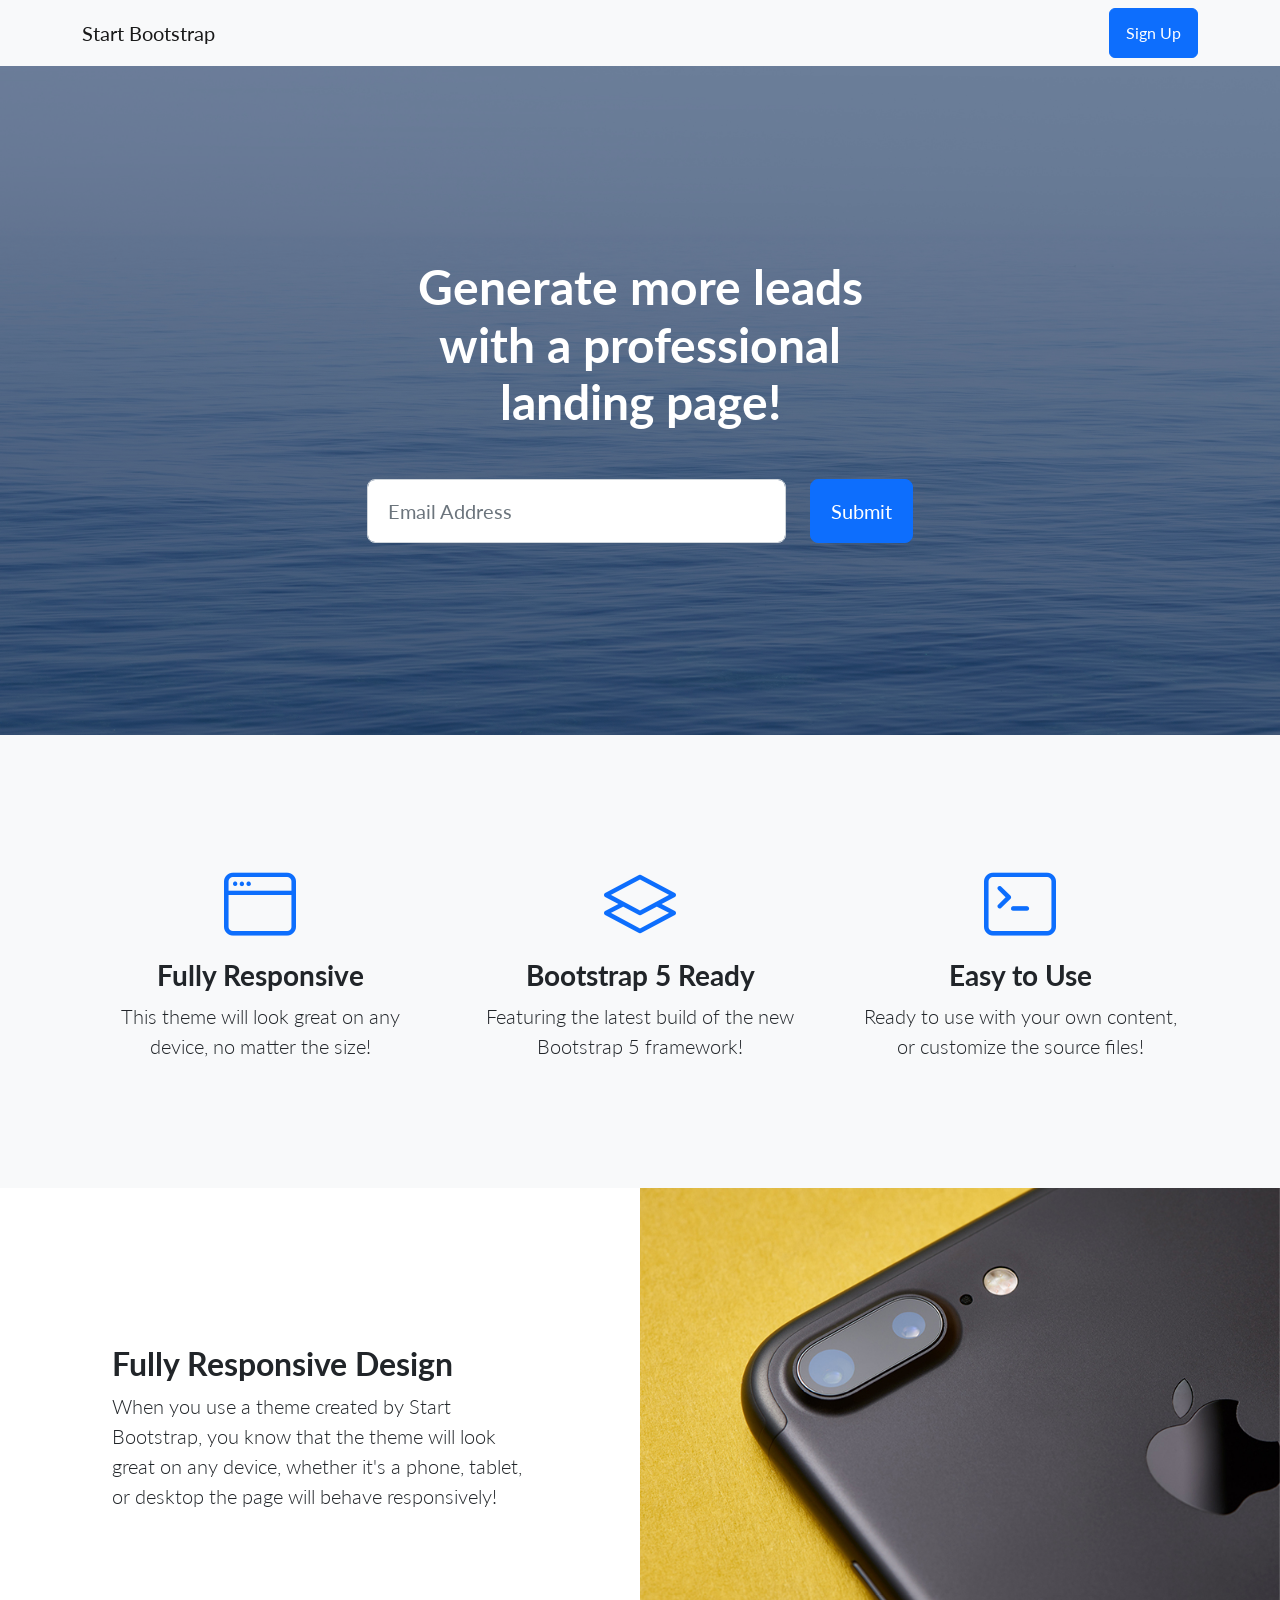
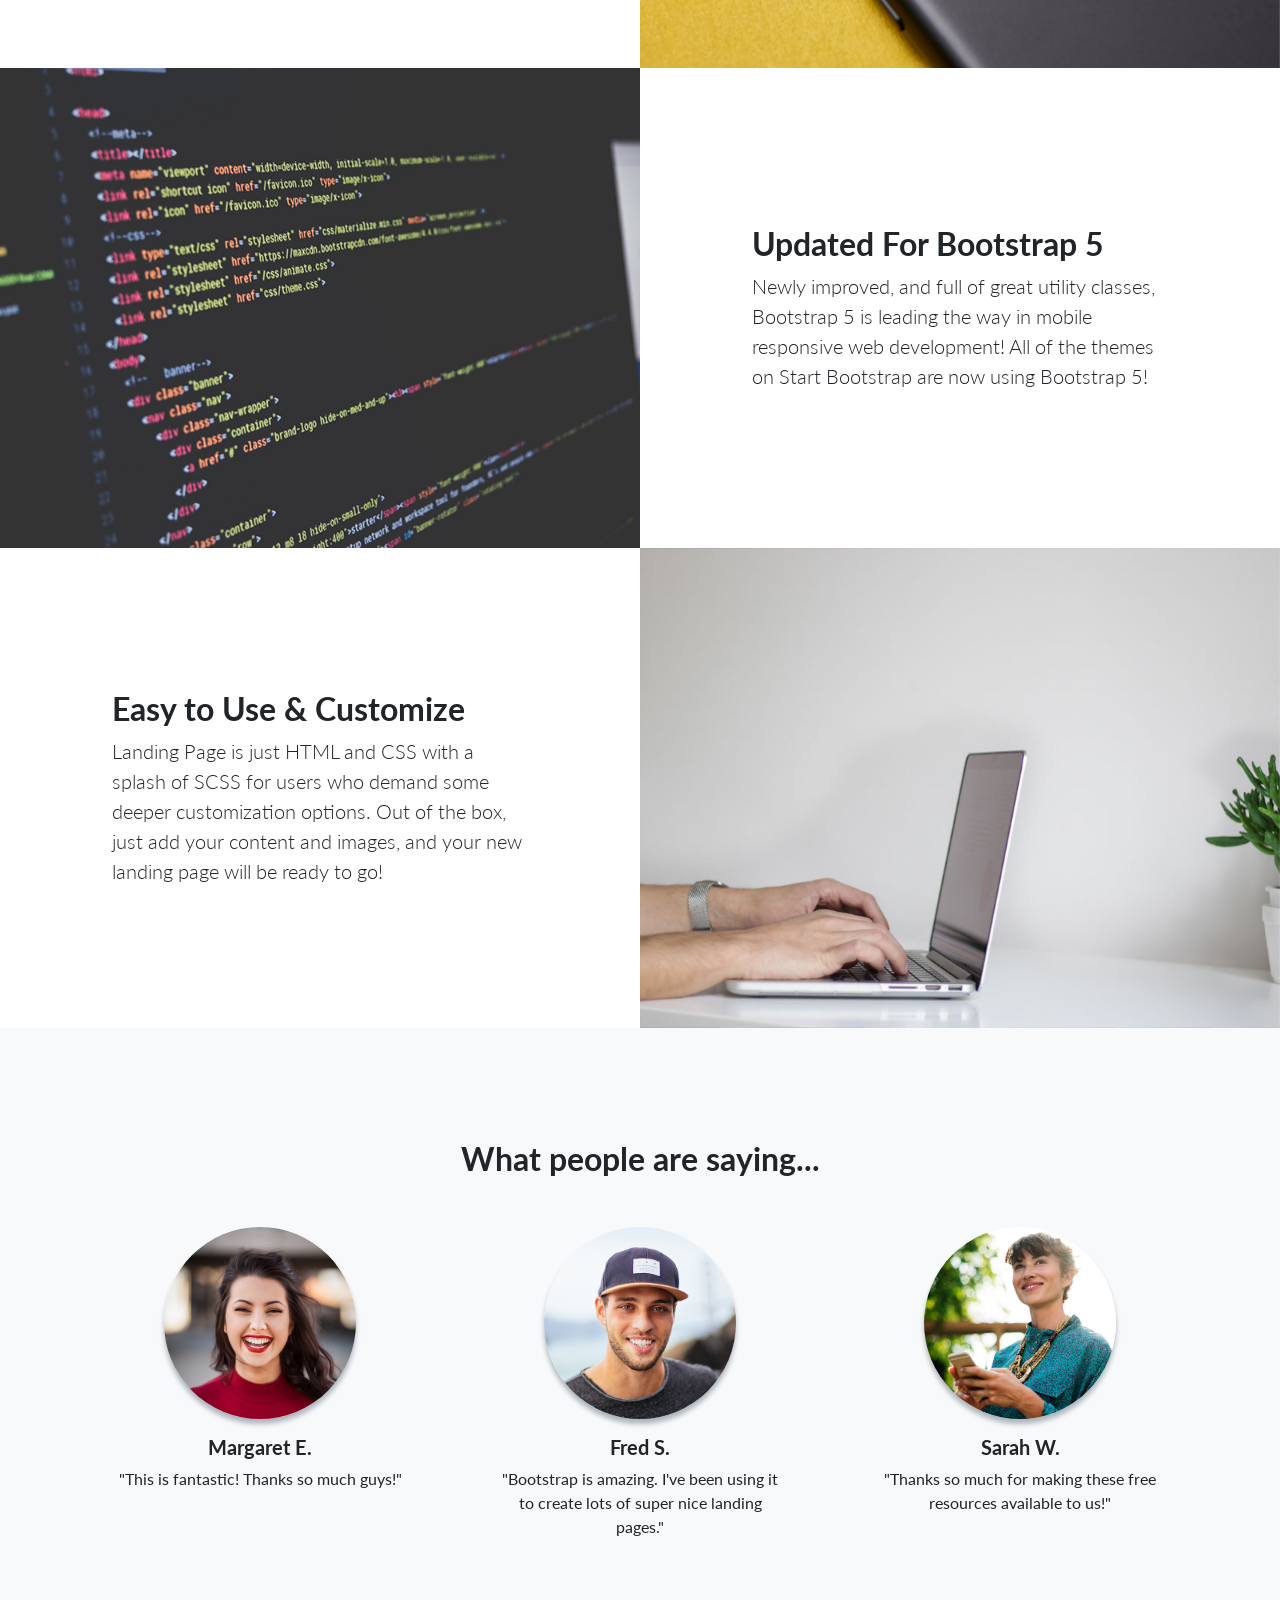
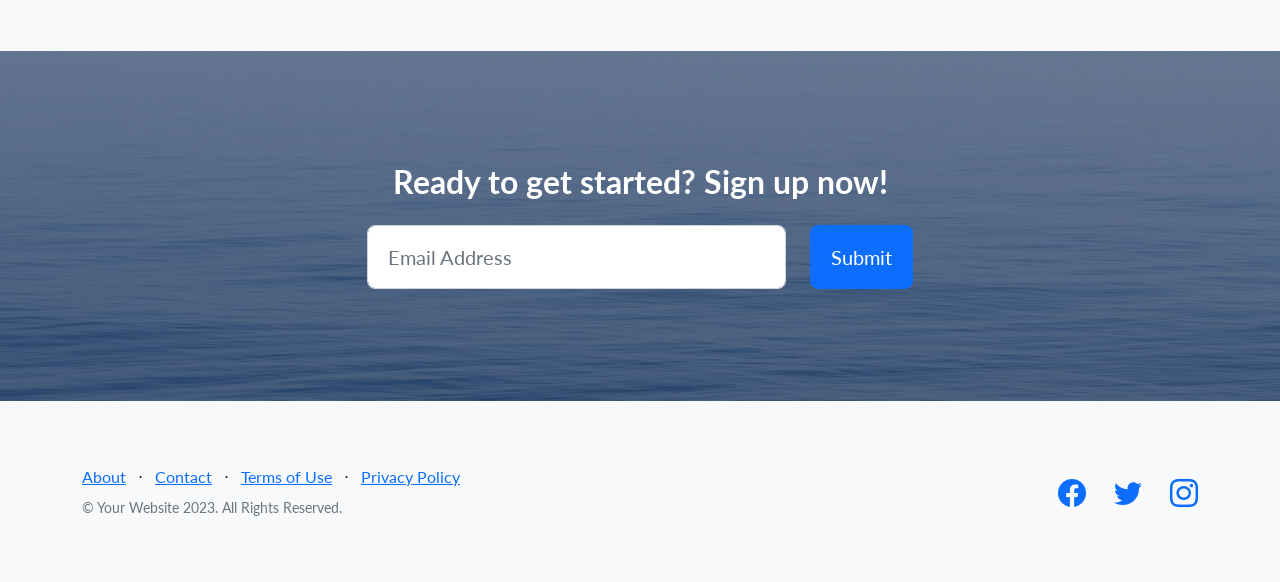
<file: public/themes/landing-page/index.html>
<!DOCTYPE html>
<html lang="en">
    <head>
        <meta charset="utf-8" />
        <meta name="viewport" content="width=device-width, initial-scale=1, shrink-to-fit=no" />
        <meta name="description" content="" />
        <meta name="author" content="" />
        <title>Landing Page - Start Bootstrap Theme</title>
        <!-- Favicon-->
        <link rel="icon" type="image/x-icon" href="assets/favicon.ico" />
        <!-- Bootstrap icons-->
        <link href="https://cdn.jsdelivr.net/npm/bootstrap-icons@1.5.0/font/bootstrap-icons.css" rel="stylesheet" type="text/css" />
        <!-- Google fonts-->
        <link href="https://fonts.googleapis.com/css?family=Lato:300,400,700,300italic,400italic,700italic" rel="stylesheet" type="text/css" />
        <!-- Core theme CSS (includes Bootstrap)-->
        <link href="css/styles.css" rel="stylesheet" />
            <link href="../_motion/motion.css" rel="stylesheet" />
    </head>
    <body>
        <!-- Navigation-->
        <nav class="navbar navbar-light bg-light static-top">
            <div class="container">
                <a class="navbar-brand" href="#!">Start Bootstrap</a>
                <a class="btn btn-primary" href="#signup">Sign Up</a>
            </div>
        </nav>
        <!-- Masthead-->
        <header class="masthead">
            <div class="container position-relative">
                <div class="row justify-content-center">
                    <div class="col-xl-6">
                        <div class="text-center text-white">
                            <!-- Page heading-->
                            <h1 class="mb-5">Generate more leads with a professional landing page!</h1>
                            <!-- Signup form-->
                            <!-- * * * * * * * * * * * * * * *-->
                            <!-- * * SB Forms Contact Form * *-->
                            <!-- * * * * * * * * * * * * * * *-->
                            <!-- This form is pre-integrated with SB Forms.-->
                            <!-- To make this form functional, sign up at-->
                            <!-- https://startbootstrap.com/solution/contact-forms-->
                            <!-- to get an API token!-->
                            <form class="form-subscribe" id="contactForm" data-sb-form-api-token="API_TOKEN">
                                <!-- Email address input-->
                                <div class="row">
                                    <div class="col">
                                        <input class="form-control form-control-lg" id="emailAddress" type="email" placeholder="Email Address" data-sb-validations="required,email" />
                                        <div class="invalid-feedback text-white" data-sb-feedback="emailAddress:required">Email Address is required.</div>
                                        <div class="invalid-feedback text-white" data-sb-feedback="emailAddress:email">Email Address Email is not valid.</div>
                                    </div>
                                    <div class="col-auto"><button class="btn btn-primary btn-lg disabled" id="submitButton" type="submit">Submit</button></div>
                                </div>
                                <!-- Submit success message-->
                                <!---->
                                <!-- This is what your users will see when the form-->
                                <!-- has successfully submitted-->
                                <div class="d-none" id="submitSuccessMessage">
                                    <div class="text-center mb-3">
                                        <div class="fw-bolder">Form submission successful!</div>
                                        <p>To activate this form, sign up at</p>
                                        <a class="text-white" href="https://startbootstrap.com/solution/contact-forms">https://startbootstrap.com/solution/contact-forms</a>
                                    </div>
                                </div>
                                <!-- Submit error message-->
                                <!---->
                                <!-- This is what your users will see when there is-->
                                <!-- an error submitting the form-->
                                <div class="d-none" id="submitErrorMessage"><div class="text-center text-danger mb-3">Error sending message!</div></div>
                            </form>
                        </div>
                    </div>
                </div>
            </div>
        </header>
        <!-- Icons Grid-->
        <section class="features-icons bg-light text-center">
            <div class="container">
                <div class="row">
                    <div class="col-lg-4">
                        <div class="features-icons-item mx-auto mb-5 mb-lg-0 mb-lg-3">
                            <div class="features-icons-icon d-flex"><i class="bi-window m-auto text-primary"></i></div>
                            <h3>Fully Responsive</h3>
                            <p class="lead mb-0">This theme will look great on any device, no matter the size!</p>
                        </div>
                    </div>
                    <div class="col-lg-4">
                        <div class="features-icons-item mx-auto mb-5 mb-lg-0 mb-lg-3">
                            <div class="features-icons-icon d-flex"><i class="bi-layers m-auto text-primary"></i></div>
                            <h3>Bootstrap 5 Ready</h3>
                            <p class="lead mb-0">Featuring the latest build of the new Bootstrap 5 framework!</p>
                        </div>
                    </div>
                    <div class="col-lg-4">
                        <div class="features-icons-item mx-auto mb-0 mb-lg-3">
                            <div class="features-icons-icon d-flex"><i class="bi-terminal m-auto text-primary"></i></div>
                            <h3>Easy to Use</h3>
                            <p class="lead mb-0">Ready to use with your own content, or customize the source files!</p>
                        </div>
                    </div>
                </div>
            </div>
        </section>
        <!-- Image Showcases-->
        <section class="showcase">
            <div class="container-fluid p-0">
                <div class="row g-0">
                    <div class="col-lg-6 order-lg-2 text-white showcase-img" style="background-image: url('assets/img/bg-showcase-1.jpg')"></div>
                    <div class="col-lg-6 order-lg-1 my-auto showcase-text">
                        <h2>Fully Responsive Design</h2>
                        <p class="lead mb-0">When you use a theme created by Start Bootstrap, you know that the theme will look great on any device, whether it's a phone, tablet, or desktop the page will behave responsively!</p>
                    </div>
                </div>
                <div class="row g-0">
                    <div class="col-lg-6 text-white showcase-img" style="background-image: url('assets/img/bg-showcase-2.jpg')"></div>
                    <div class="col-lg-6 my-auto showcase-text">
                        <h2>Updated For Bootstrap 5</h2>
                        <p class="lead mb-0">Newly improved, and full of great utility classes, Bootstrap 5 is leading the way in mobile responsive web development! All of the themes on Start Bootstrap are now using Bootstrap 5!</p>
                    </div>
                </div>
                <div class="row g-0">
                    <div class="col-lg-6 order-lg-2 text-white showcase-img" style="background-image: url('assets/img/bg-showcase-3.jpg')"></div>
                    <div class="col-lg-6 order-lg-1 my-auto showcase-text">
                        <h2>Easy to Use & Customize</h2>
                        <p class="lead mb-0">Landing Page is just HTML and CSS with a splash of SCSS for users who demand some deeper customization options. Out of the box, just add your content and images, and your new landing page will be ready to go!</p>
                    </div>
                </div>
            </div>
        </section>
        <!-- Testimonials-->
        <section class="testimonials text-center bg-light">
            <div class="container">
                <h2 class="mb-5">What people are saying...</h2>
                <div class="row">
                    <div class="col-lg-4">
                        <div class="testimonial-item mx-auto mb-5 mb-lg-0">
                            <img class="img-fluid rounded-circle mb-3" src="assets/img/testimonials-1.jpg" alt="..." />
                            <h5>Margaret E.</h5>
                            <p class="font-weight-light mb-0">"This is fantastic! Thanks so much guys!"</p>
                        </div>
                    </div>
                    <div class="col-lg-4">
                        <div class="testimonial-item mx-auto mb-5 mb-lg-0">
                            <img class="img-fluid rounded-circle mb-3" src="assets/img/testimonials-2.jpg" alt="..." />
                            <h5>Fred S.</h5>
                            <p class="font-weight-light mb-0">"Bootstrap is amazing. I've been using it to create lots of super nice landing pages."</p>
                        </div>
                    </div>
                    <div class="col-lg-4">
                        <div class="testimonial-item mx-auto mb-5 mb-lg-0">
                            <img class="img-fluid rounded-circle mb-3" src="assets/img/testimonials-3.jpg" alt="..." />
                            <h5>Sarah W.</h5>
                            <p class="font-weight-light mb-0">"Thanks so much for making these free resources available to us!"</p>
                        </div>
                    </div>
                </div>
            </div>
        </section>
        <!-- Call to Action-->
        <section class="call-to-action text-white text-center" id="signup">
            <div class="container position-relative">
                <div class="row justify-content-center">
                    <div class="col-xl-6">
                        <h2 class="mb-4">Ready to get started? Sign up now!</h2>
                        <!-- Signup form-->
                        <!-- * * * * * * * * * * * * * * *-->
                        <!-- * * SB Forms Contact Form * *-->
                        <!-- * * * * * * * * * * * * * * *-->
                        <!-- This form is pre-integrated with SB Forms.-->
                        <!-- To make this form functional, sign up at-->
                        <!-- https://startbootstrap.com/solution/contact-forms-->
                        <!-- to get an API token!-->
                        <form class="form-subscribe" id="contactFormFooter" data-sb-form-api-token="API_TOKEN">
                            <!-- Email address input-->
                            <div class="row">
                                <div class="col">
                                    <input class="form-control form-control-lg" id="emailAddressBelow" type="email" placeholder="Email Address" data-sb-validations="required,email" />
                                    <div class="invalid-feedback text-white" data-sb-feedback="emailAddressBelow:required">Email Address is required.</div>
                                    <div class="invalid-feedback text-white" data-sb-feedback="emailAddressBelow:email">Email Address Email is not valid.</div>
                                </div>
                                <div class="col-auto"><button class="btn btn-primary btn-lg disabled" id="submitButton" type="submit">Submit</button></div>
                            </div>
                            <!-- Submit success message-->
                            <!---->
                            <!-- This is what your users will see when the form-->
                            <!-- has successfully submitted-->
                            <div class="d-none" id="submitSuccessMessage">
                                <div class="text-center mb-3">
                                    <div class="fw-bolder">Form submission successful!</div>
                                    <p>To activate this form, sign up at</p>
                                    <a class="text-white" href="https://startbootstrap.com/solution/contact-forms">https://startbootstrap.com/solution/contact-forms</a>
                                </div>
                            </div>
                            <!-- Submit error message-->
                            <!---->
                            <!-- This is what your users will see when there is-->
                            <!-- an error submitting the form-->
                            <div class="d-none" id="submitErrorMessage"><div class="text-center text-danger mb-3">Error sending message!</div></div>
                        </form>
                    </div>
                </div>
            </div>
        </section>
        <!-- Footer-->
        <footer class="footer bg-light">
            <div class="container">
                <div class="row">
                    <div class="col-lg-6 h-100 text-center text-lg-start my-auto">
                        <ul class="list-inline mb-2">
                            <li class="list-inline-item"><a href="#!">About</a></li>
                            <li class="list-inline-item">⋅</li>
                            <li class="list-inline-item"><a href="#!">Contact</a></li>
                            <li class="list-inline-item">⋅</li>
                            <li class="list-inline-item"><a href="#!">Terms of Use</a></li>
                            <li class="list-inline-item">⋅</li>
                            <li class="list-inline-item"><a href="#!">Privacy Policy</a></li>
                        </ul>
                        <p class="text-muted small mb-4 mb-lg-0">&copy; Your Website 2023. All Rights Reserved.</p>
                    </div>
                    <div class="col-lg-6 h-100 text-center text-lg-end my-auto">
                        <ul class="list-inline mb-0">
                            <li class="list-inline-item me-4">
                                <a href="#!"><i class="bi-facebook fs-3"></i></a>
                            </li>
                            <li class="list-inline-item me-4">
                                <a href="#!"><i class="bi-twitter fs-3"></i></a>
                            </li>
                            <li class="list-inline-item">
                                <a href="#!"><i class="bi-instagram fs-3"></i></a>
                            </li>
                        </ul>
                    </div>
                </div>
            </div>
        </footer>
        <!-- Bootstrap core JS-->
        <script src="https://cdn.jsdelivr.net/npm/bootstrap@5.2.3/dist/js/bootstrap.bundle.min.js"></script>
        <!-- Core theme JS-->
        <script src="js/scripts.js"></script>
        <!-- * * * * * * * * * * * * * * * * * * * * * * * * * * * * * * * * * * * * * * * *-->
        <!-- * *                               SB Forms JS                               * *-->
        <!-- * * Activate your form at https://startbootstrap.com/solution/contact-forms * *-->
        <!-- * * * * * * * * * * * * * * * * * * * * * * * * * * * * * * * * * * * * * * * *-->
        <script src="https://cdn.startbootstrap.com/sb-forms-latest.js"></script>
            <script src="../_motion/motion.js" defer></script>
    </body>
</html>
</file>
<file: public/themes/_motion/motion.css>
/* AlwaysBro motion layer: scroll reveals, hero parallax, hover lift and a progress bar. Added only by script, so pages work without it. */
.mo-on .mo-reveal{opacity:0;transform:translate3d(0,34px,0) scale(.98);transition:opacity .8s cubic-bezier(.2,.7,.2,1),transform .8s cubic-bezier(.2,.7,.2,1);transition-delay:var(--mo-delay,0ms);will-change:opacity,transform}
.mo-on .mo-reveal.mo-left{transform:translate3d(-48px,0,0)}
.mo-on .mo-reveal.mo-right{transform:translate3d(48px,0,0)}
.mo-on .mo-reveal.mo-in{opacity:1;transform:none}
.mo-hero{will-change:transform,opacity}
.mo-lift{transition:transform .35s cubic-bezier(.2,.7,.2,1),box-shadow .35s ease;transform-style:preserve-3d}
.mo-lift:hover{box-shadow:0 22px 50px rgba(0,0,0,.28)}
.mo-bar{position:fixed;inset:0 0 auto 0;height:3px;z-index:2000;background:linear-gradient(90deg,#10b981,#3b82f6,#a855f7);transform-origin:0 50%;transform:scaleX(0);pointer-events:none}
.mo-glow{position:fixed;width:340px;height:340px;margin:-170px 0 0 -170px;border-radius:50%;pointer-events:none;z-index:1;background:radial-gradient(circle,rgba(139,240,196,.18),transparent 65%);mix-blend-mode:screen;opacity:0;transition:opacity .4s}
.mo-on .mo-glow.mo-live{opacity:1}
img.mo-float{animation:mo-float 6s ease-in-out infinite}
@keyframes mo-float{0%,100%{transform:translateY(0)}50%{transform:translateY(-10px)}}
@media (prefers-reduced-motion:reduce){.mo-on .mo-reveal{opacity:1;transform:none;transition:none}.mo-bar,.mo-glow{display:none}img.mo-float{animation:none}}
@media (hover:none){.mo-glow{display:none}}
</file>
